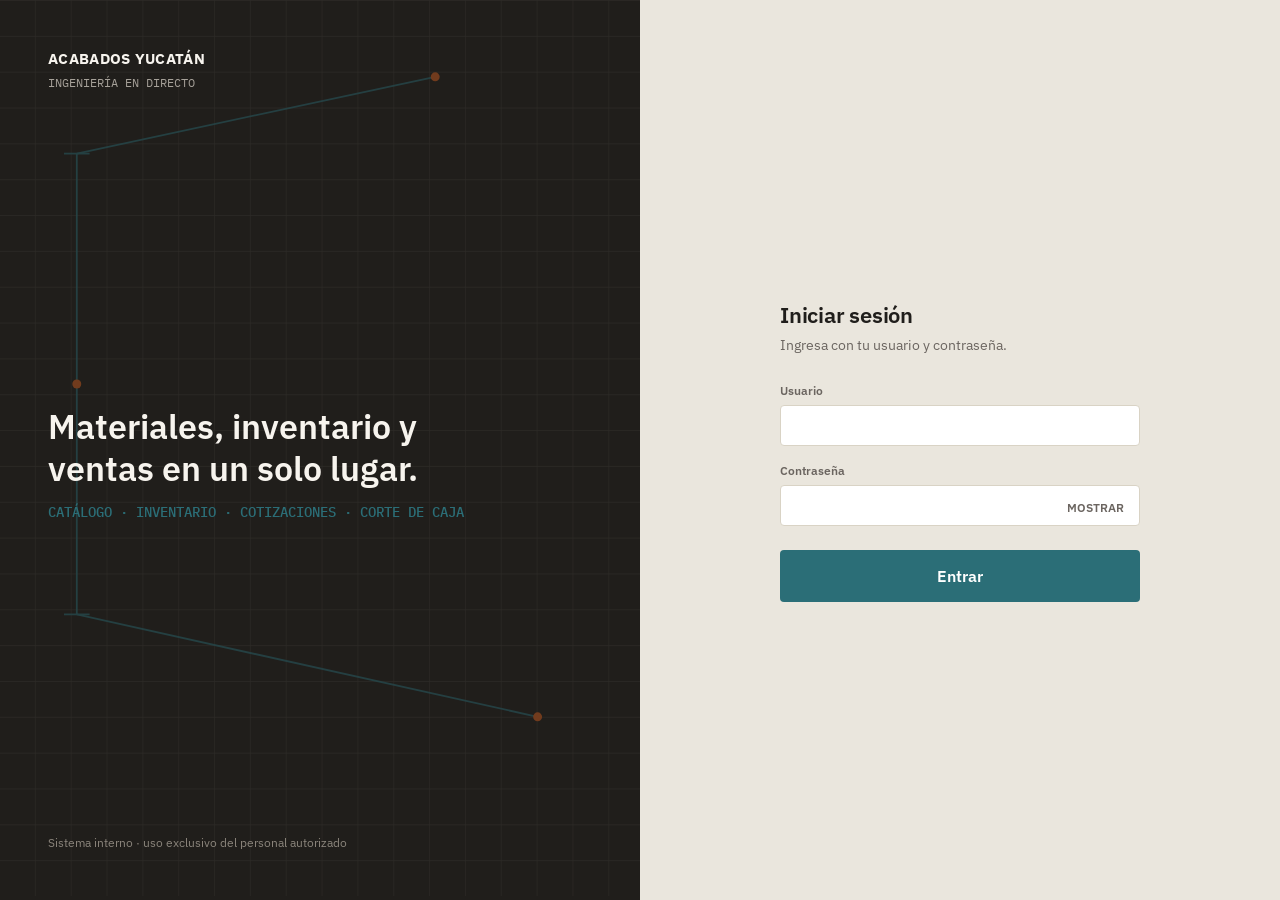
<file: index.html>
<!DOCTYPE html>
<html lang="es-MX">
<head>
<meta charset="UTF-8">
<meta name="viewport" content="width=device-width, initial-scale=1.0">
<title>Acabados Yucatán — Ingeniería en Directo</title>
<link rel="preconnect" href="https://fonts.googleapis.com">
<link href="https://fonts.googleapis.com/css2?family=IBM+Plex+Sans:wght@400;500;600;700&family=IBM+Plex+Mono:wght@400;500;600&display=swap" rel="stylesheet">
<link rel="stylesheet" href="css/estilo.css">
<style>
  body { min-height: 100vh; }
  .login { display: grid; grid-template-columns: 1fr 1fr; min-height: 100vh; }

  .login-marca {
    background: var(--concreto-osc);
    color: var(--texto-inv);
    display: flex; flex-direction: column; justify-content: space-between;
    padding: 48px;
    position: relative;
    overflow: hidden;
  }
  .login-marca .plano {
    position: absolute; inset: 0; opacity: 0.5;
  }
  .login-marca .encabezado, .login-marca .pie { position: relative; z-index: 1; }
  .login-marca .n1 { font-size: 15px; font-weight: 700; letter-spacing: 0.02em; }
  .login-marca .n2 { font-size: 12px; color: #A6A199; font-family: var(--fuente-mono); margin-top: 3px; }

  .login-marca .lema {
    position: relative; z-index: 1;
    font-size: 34px; font-weight: 600; line-height: 1.25; max-width: 420px;
  }
  .login-marca .lema .medida {
    font-family: var(--fuente-mono); font-size: 14px; color: var(--acero);
    display: block; margin-top: 14px; font-weight: 500;
  }

  .login-marca .pie { font-size: 12px; color: #8B857C; }

  .login-form-wrap {
    display: flex; align-items: center; justify-content: center;
    padding: 40px;
  }
  .login-form {
    width: 100%; max-width: 360px;
  }
  .login-form h2 { font-size: 22px; margin-bottom: 4px; }
  .login-form .sub { color: var(--texto-suave); font-size: 14px; margin-bottom: 26px; }

  .campo-password { position: relative; }
  .campo-password button {
    position: absolute; right: 10px; top: 34px;
    background: none; border: none; color: var(--texto-suave); font-size: 12px;
    font-weight: 600; padding: 4px 6px;
  }
  .campo-password button:hover { color: var(--acero-osc); }

  #login-error { margin-bottom: 16px; }

  @media (max-width: 780px) {
    .login { grid-template-columns: 1fr; }
    .login-marca { min-height: 220px; padding: 28px; }
    .login-marca .lema { font-size: 24px; }
  }
</style>
</head>
<body>

<div class="login">
  <div class="login-marca">
    <svg class="plano" viewBox="0 0 500 700" preserveAspectRatio="none">
      <defs>
        <pattern id="cuad" width="28" height="28" patternUnits="userSpaceOnUse">
          <path d="M0 0H28V28" fill="none" stroke="#3A3733" stroke-width="1"/>
        </pattern>
      </defs>
      <rect width="500" height="700" fill="url(#cuad)"/>
      <!-- Líneas de medición, como un plano acotado -->
      <g stroke="#2B6E77" stroke-width="1.4" fill="none" opacity="0.85">
        <line x1="60" y1="120" x2="60" y2="480"/>
        <line x1="50" y1="120" x2="70" y2="120"/>
        <line x1="50" y1="480" x2="70" y2="480"/>
        <line x1="60" y1="120" x2="340" y2="60"/>
        <line x1="60" y1="480" x2="420" y2="560"/>
      </g>
      <circle cx="340" cy="60" r="3.5" fill="#C1591F"/>
      <circle cx="420" cy="560" r="3.5" fill="#C1591F"/>
      <circle cx="60" cy="300" r="3.5" fill="#C1591F"/>
    </svg>
    <div class="encabezado">
      <div class="n1">ACABADOS YUCATÁN</div>
      <div class="n2">INGENIERÍA EN DIRECTO</div>
    </div>
    <div class="lema">
      Materiales, inventario y ventas en un solo lugar.
      <span class="medida">CATÁLOGO · INVENTARIO · COTIZACIONES · CORTE DE CAJA</span>
    </div>
    <div class="pie">Sistema interno · uso exclusivo del personal autorizado</div>
  </div>

  <div class="login-form-wrap">
    <form class="login-form" id="form-login" novalidate>
      <h2>Iniciar sesión</h2>
      <p class="sub">Ingresa con tu usuario y contraseña.</p>

      <div id="login-error" class="aviso error oculto">
        <svg viewBox="0 0 24 24" fill="none" stroke="currentColor" stroke-width="1.8"><path d="M12 9v4"/><circle cx="12" cy="16" r="0.6" fill="currentColor"/><path d="M10.3 3.9 2.6 17.5A1 1 0 0 0 3.4 19h17.2a1 1 0 0 0 .9-1.5L13.7 3.9a1 1 0 0 0-1.7 0z"/></svg>
        <span id="login-error-texto"></span>
      </div>

      <div class="campo mt-16">
        <label for="usuario">Usuario</label>
        <input type="text" id="usuario" name="usuario" autocomplete="username" autocapitalize="characters" required>
      </div>

      <div class="campo campo-password mt-16">
        <label for="password">Contraseña</label>
        <input type="password" id="password" name="password" autocomplete="current-password" required>
        <button type="button" id="btn-ver-pass">MOSTRAR</button>
      </div>

      <button type="submit" class="btn btn-primario btn-grande mt-24" id="btn-entrar">Entrar</button>
    </form>
  </div>
</div>

<script src="js/api.js"></script>
<script>
  // Si ya hay una sesión con token vigente, no tiene sentido ver el login.
  if (API.haySesion()) {
    window.location.href = 'dashboard.html';
  }

  const form = document.getElementById('form-login');
  const btnEntrar = document.getElementById('btn-entrar');
  const cajaError = document.getElementById('login-error');
  const textoError = document.getElementById('login-error-texto');

  document.getElementById('btn-ver-pass').addEventListener('click', (e) => {
    const campo = document.getElementById('password');
    const mostrar = campo.type === 'password';
    campo.type = mostrar ? 'text' : 'password';
    e.currentTarget.textContent = mostrar ? 'OCULTAR' : 'MOSTRAR';
  });

  function mostrarError(msg) {
    textoError.textContent = msg;
    cajaError.classList.remove('oculto');
  }

  form.addEventListener('submit', async (e) => {
    e.preventDefault();
    cajaError.classList.add('oculto');

    const usuario = document.getElementById('usuario').value.trim();
    const password = document.getElementById('password').value;
    if (!usuario || !password) { mostrarError('Escribe tu usuario y tu contraseña.'); return; }

    btnEntrar.disabled = true;
    btnEntrar.textContent = 'Entrando...';

    try {
      await API.login(usuario, password);
      window.location.href = 'dashboard.html';
    } catch (err) {
      mostrarError(err.message || 'No se pudo iniciar sesión.');
      btnEntrar.disabled = false;
      btnEntrar.textContent = 'Entrar';
    }
  });
</script>
</body>
</html>
</file>
<file: css/estilo.css>
/* ============================================================
   Acabados Yucatán — Ingeniería en Directo
   Sistema de diseño compartido
   ============================================================ */

:root {
  /* Color: paleta de obra, no de app generica */
  --concreto:      #EAE6DD;  /* fondo general, cemento crudo */
  --concreto-osc:  #201E1B;  /* texto principal / chrome oscuro */
  --acero:         #2B6E77;  /* acento primario: tubo / estructura */
  --acero-osc:     #1E4F56;
  --oxido:         #C1591F;  /* acento secundario: crédito / pendiente */
  --cal:           #F7F4EE;  /* superficie clara (tarjetas, paneles) */
  --verde-obra:    #3F7D53;  /* pagado / efectivo / positivo */
  --rojo-ladrillo: #A23E2B;  /* error / faltante / negativo */
  --linea:         #D9D3C5;  /* bordes finos */
  --linea-osc:     #3A3733;  /* bordes sobre fondo oscuro */
  --texto-suave:   #6B6560;  /* texto secundario */
  --texto-inv:     #F7F4EE;  /* texto sobre fondo oscuro */

  --radio: 4px;
  --fuente: 'IBM Plex Sans', -apple-system, sans-serif;
  --fuente-mono: 'IBM Plex Mono', 'Courier New', monospace;
}

* { box-sizing: border-box; }
html, body { margin: 0; padding: 0; }

body {
  font-family: var(--fuente);
  background: var(--concreto);
  color: var(--concreto-osc);
  font-size: 15px;
  line-height: 1.5;
  -webkit-font-smoothing: antialiased;
}

h1, h2, h3, h4 { margin: 0; font-weight: 600; letter-spacing: -0.01em; }
p { margin: 0; }

a { color: var(--acero-osc); text-decoration: none; }
a:hover { text-decoration: underline; }

::selection { background: var(--acero); color: var(--texto-inv); }

button { font-family: inherit; cursor: pointer; }

/* Números y códigos siempre en mono, alineación tabular real */
.num, .codigo, .folio, td.num {
  font-family: var(--fuente-mono);
  font-variant-numeric: tabular-nums;
}

/* Foco visible siempre — es una herramienta de trabajo, no un sitio de marketing */
a:focus-visible, button:focus-visible, input:focus-visible,
select:focus-visible, textarea:focus-visible, [tabindex]:focus-visible {
  outline: 2px solid var(--acero);
  outline-offset: 2px;
}

@media (prefers-reduced-motion: reduce) {
  *, *::before, *::after { animation-duration: 0.01ms !important; transition-duration: 0.01ms !important; }
}

/* ---------- Fondo de plano (cuadrícula sutil) ---------- */
.fondo-plano {
  background-image:
    linear-gradient(var(--linea) 1px, transparent 1px),
    linear-gradient(90deg, var(--linea) 1px, transparent 1px);
  background-size: 28px 28px;
  background-color: var(--concreto);
}

/* ============================================================
   Estructura de la aplicación: sidebar + topbar + contenido
   ============================================================ */

.app {
  display: grid;
  grid-template-columns: 232px 1fr;
  min-height: 100vh;
}

.sidebar {
  background: var(--concreto-osc);
  color: var(--texto-inv);
  padding: 20px 14px;
  display: flex;
  flex-direction: column;
  position: sticky;
  top: 0;
  height: 100vh;
}

.marca {
  padding: 4px 10px 20px;
  border-bottom: 1px solid var(--linea-osc);
  margin-bottom: 16px;
}
.marca .n1 { font-size: 15px; font-weight: 700; letter-spacing: 0.01em; line-height: 1.25; }
.marca .n2 { font-size: 11px; color: #A6A199; margin-top: 2px; font-family: var(--fuente-mono); }

.nav { display: flex; flex-direction: column; gap: 2px; flex: 1; }
.nav a {
  display: flex; align-items: center; gap: 10px;
  padding: 10px 10px;
  border-radius: var(--radio);
  color: #C9C4BB;
  font-size: 14px;
  font-weight: 500;
}
.nav a:hover { background: rgba(255,255,255,0.06); text-decoration: none; color: var(--texto-inv); }
.nav a.activo { background: var(--acero); color: #fff; }
.nav a svg { width: 18px; height: 18px; flex-shrink: 0; opacity: 0.9; }
.nav .separador { height: 1px; background: var(--linea-osc); margin: 10px 4px; }

.usuario-box {
  border-top: 1px solid var(--linea-osc);
  padding-top: 14px;
  margin-top: 10px;
}
.usuario-box .nombre { font-size: 13px; font-weight: 600; }
.usuario-box .rol {
  font-size: 11px; color: #A6A199; font-family: var(--fuente-mono);
  text-transform: lowercase;
}
.usuario-box button {
  margin-top: 10px; width: 100%;
  background: transparent; border: 1px solid var(--linea-osc);
  color: #C9C4BB; padding: 7px; border-radius: var(--radio);
  font-size: 13px;
}
.usuario-box button:hover { border-color: var(--rojo-ladrillo); color: #fff; background: var(--rojo-ladrillo); }

.contenido { display: flex; flex-direction: column; min-height: 100vh; }

.topbar {
  background: var(--cal);
  border-bottom: 1px solid var(--linea);
  padding: 14px 28px;
  display: flex; align-items: center; justify-content: space-between;
  gap: 16px;
}
.topbar h1 { font-size: 19px; }
.topbar .reloj {
  font-family: var(--fuente-mono); font-size: 13px; color: var(--texto-suave);
  text-align: right;
}
.topbar .reloj .fecha { text-transform: capitalize; }

.main {
  flex: 1;
  padding: 26px 28px 60px;
}

/* ============================================================
   Componentes
   ============================================================ */

.panel {
  background: var(--cal);
  border: 1px solid var(--linea);
  border-radius: var(--radio);
  padding: 18px 20px;
}

.panel-titulo {
  font-size: 12px; text-transform: uppercase; letter-spacing: 0.06em;
  color: var(--texto-suave); font-weight: 600; margin-bottom: 10px;
}

.rejilla { display: grid; gap: 16px; }
.rejilla-4 { grid-template-columns: repeat(4, 1fr); }
.rejilla-3 { grid-template-columns: repeat(3, 1fr); }
.rejilla-2 { grid-template-columns: repeat(2, 1fr); }

/* Ficha de dato: como una casilla de hoja de especificaciones */
.ficha { border-left: 3px solid var(--acero); padding: 4px 0 4px 14px; }
.ficha.alerta { border-left-color: var(--rojo-ladrillo); }
.ficha.ok { border-left-color: var(--verde-obra); }
.ficha.pendiente { border-left-color: var(--oxido); }
.ficha .etiqueta { font-size: 12px; color: var(--texto-suave); }
.ficha .valor { font-size: 26px; font-weight: 600; font-family: var(--fuente-mono); margin-top: 2px; }
.ficha .detalle { font-size: 12px; color: var(--texto-suave); margin-top: 4px; }

/* Botones */
.btn {
  display: inline-flex; align-items: center; justify-content: center; gap: 8px;
  padding: 11px 18px; border-radius: var(--radio); border: 1px solid transparent;
  font-size: 14px; font-weight: 600;
  transition: background-color .12s, border-color .12s, opacity .12s;
}
.btn-primario { background: var(--acero); color: #fff; }
.btn-primario:hover { background: var(--acero-osc); }
.btn-primario:disabled { opacity: 0.5; cursor: not-allowed; }
.btn-secundario { background: transparent; border-color: var(--linea); color: var(--concreto-osc); }
.btn-secundario:hover { border-color: var(--acero); color: var(--acero-osc); }
.btn-peligro { background: transparent; border-color: var(--rojo-ladrillo); color: var(--rojo-ladrillo); }
.btn-peligro:hover { background: var(--rojo-ladrillo); color: #fff; }
.btn-grande { padding: 15px 20px; font-size: 16px; width: 100%; }
.btn-icono { padding: 8px; }

/* Campos de formulario */
.campo { display: flex; flex-direction: column; gap: 5px; }
.campo label { font-size: 12px; font-weight: 600; color: var(--texto-suave); }
.campo input, .campo select, .campo textarea {
  font-family: inherit; font-size: 15px;
  padding: 10px 12px; border: 1px solid var(--linea); border-radius: var(--radio);
  background: #fff; color: var(--concreto-osc);
}
.campo input:focus, .campo select:focus, .campo textarea:focus { border-color: var(--acero); }
.campo .ayuda { font-size: 11px; color: var(--texto-suave); }
.campo-check { display: flex; align-items: center; gap: 8px; flex-direction: row; }
.campo-check input { width: 17px; height: 17px; }
.campo-check label { font-size: 14px; font-weight: 500; color: var(--concreto-osc); }

/* Tablas */
table { width: 100%; border-collapse: collapse; }
th {
  text-align: left; font-size: 11px; text-transform: uppercase; letter-spacing: 0.04em;
  color: var(--texto-suave); font-weight: 600; padding: 8px 10px;
  border-bottom: 1px solid var(--linea);
}
td { padding: 10px 10px; border-bottom: 1px solid var(--linea); font-size: 14px; vertical-align: middle; }
tr:last-child td { border-bottom: none; }
tr.clicable { cursor: pointer; }
tr.clicable:hover { background: rgba(43,110,119,0.06); }
td.alinear-derecha, th.alinear-derecha { text-align: right; }

/* Insignias de estado */
.estado {
  display: inline-flex; align-items: center; gap: 5px;
  font-size: 11px; font-weight: 600; padding: 3px 8px; border-radius: 3px;
  font-family: var(--fuente-mono);
}
.estado::before { content: ''; width: 6px; height: 6px; border-radius: 50%; }
.estado-pagado { background: rgba(63,125,83,0.12); color: var(--verde-obra); }
.estado-pagado::before { background: var(--verde-obra); }
.estado-pendiente { background: rgba(193,89,31,0.12); color: var(--oxido); }
.estado-pendiente::before { background: var(--oxido); }
.estado-cancelado { background: rgba(162,62,43,0.12); color: var(--rojo-ladrillo); }
.estado-cancelado::before { background: var(--rojo-ladrillo); }

/* Aviso / alerta en línea */
.aviso {
  border: 1px solid var(--linea); border-left: 3px solid var(--oxido);
  background: var(--cal); border-radius: var(--radio);
  padding: 12px 14px; font-size: 13.5px; display: flex; gap: 10px; align-items: flex-start;
}
.aviso.error { border-left-color: var(--rojo-ladrillo); color: var(--rojo-ladrillo); background: rgba(162,62,43,0.06); }
.aviso.exito { border-left-color: var(--verde-obra); color: var(--verde-obra); background: rgba(63,125,83,0.06); }
.aviso svg { width: 18px; height: 18px; flex-shrink: 0; margin-top: 1px; }

/* Vacío / carga */
.vacio {
  text-align: center; padding: 40px 20px; color: var(--texto-suave); font-size: 14px;
}
.cargando { color: var(--texto-suave); font-size: 14px; padding: 20px; text-align: center; }

/* Toasts */
#toasts {
  position: fixed; bottom: 20px; right: 20px; z-index: 999;
  display: flex; flex-direction: column; gap: 8px; max-width: 340px;
}
.toast {
  background: var(--concreto-osc); color: #fff; padding: 12px 16px;
  border-radius: var(--radio); font-size: 13.5px; box-shadow: 0 4px 14px rgba(0,0,0,0.18);
  border-left: 3px solid var(--acero); animation: entrar .18s ease-out;
}
.toast.exito { border-left-color: var(--verde-obra); }
.toast.error { border-left-color: var(--rojo-ladrillo); }
@keyframes entrar { from { opacity: 0; transform: translateY(6px); } to { opacity: 1; transform: none; } }

/* Pestañas */
.tabs { display: flex; gap: 4px; border-bottom: 1px solid var(--linea); margin-bottom: 20px; }
.tab {
  padding: 10px 16px; font-size: 13.5px; font-weight: 600; color: var(--texto-suave);
  background: none; border: none; border-bottom: 2px solid transparent;
}
.tab:hover { color: var(--concreto-osc); }
.tab.activo { color: var(--acero-osc); border-bottom-color: var(--acero); }

/* Barra de filtros encima de una tabla */
.filtros { display: flex; gap: 10px; flex-wrap: wrap; align-items: flex-end; margin-bottom: 16px; }
.filtros .campo { min-width: 160px; }
.filtros .campo-check { padding-bottom: 10px; }

/* Botón pequeño dentro de filas de tabla */
.btn-mini {
  padding: 5px 11px; font-size: 12.5px; font-weight: 600; border-radius: var(--radio);
  border: 1px solid var(--linea); background: #fff; color: var(--concreto-osc);
}
.btn-mini:hover { border-color: var(--acero); color: var(--acero-osc); }
.btn-mini.peligro:hover { border-color: var(--rojo-ladrillo); color: var(--rojo-ladrillo); }

/* Modal */
.modal-fondo {
  position: fixed; inset: 0; background: rgba(32,30,27,0.55);
  display: flex; align-items: center; justify-content: center;
  padding: 20px; z-index: 500; overflow-y: auto;
}
.modal-caja {
  background: var(--cal); border-radius: var(--radio); width: 100%; max-width: 480px;
  max-height: 90vh; overflow-y: auto; border: 1px solid var(--linea);
}
.modal-caja.ancha { max-width: 640px; }
.modal-cabecera {
  display: flex; justify-content: space-between; align-items: center;
  padding: 16px 20px; border-bottom: 1px solid var(--linea);
}
.modal-cabecera h3 { font-size: 16px; }
.modal-cerrar { background: none; border: none; font-size: 22px; color: var(--texto-suave); line-height: 1; padding: 2px 6px; }
.modal-cerrar:hover { color: var(--concreto-osc); }
.modal-cuerpo { padding: 18px 20px; display: flex; flex-direction: column; gap: 14px; }
.modal-pie { padding: 14px 20px; border-top: 1px solid var(--linea); display: flex; justify-content: flex-end; gap: 10px; }
.flex { display: flex; align-items: center; }
.flex-entre { display: flex; align-items: center; justify-content: space-between; }
.gap-8 { gap: 8px; } .gap-12 { gap: 12px; } .gap-16 { gap: 16px; }
.mt-16 { margin-top: 16px; } .mt-24 { margin-top: 24px; }
.texto-suave { color: var(--texto-suave); }
.texto-chico { font-size: 12.5px; }
.oculto { display: none !important; }

/* Responsive: en tablet/celular la sidebar se colapsa a barra superior */
@media (max-width: 860px) {
  .app { grid-template-columns: 1fr; }
  .sidebar {
    position: static; height: auto; flex-direction: row; align-items: center;
    padding: 12px 14px; overflow-x: auto;
  }
  .marca { display: none; }
  .nav { flex-direction: row; flex: 1; }
  .nav .separador { display: none; }
  .usuario-box { border: none; padding: 0; margin: 0; }
  .usuario-box .nombre, .usuario-box .rol { display: none; }
  .usuario-box button { width: auto; margin: 0; padding: 8px 12px; white-space: nowrap; }
  .main { padding: 18px 16px 50px; }
  .topbar { padding: 12px 16px; }
  .rejilla-4, .rejilla-3 { grid-template-columns: repeat(2, 1fr); }
}
@media (max-width: 520px) {
  .rejilla-4, .rejilla-3, .rejilla-2 { grid-template-columns: 1fr; }
}
</file>
